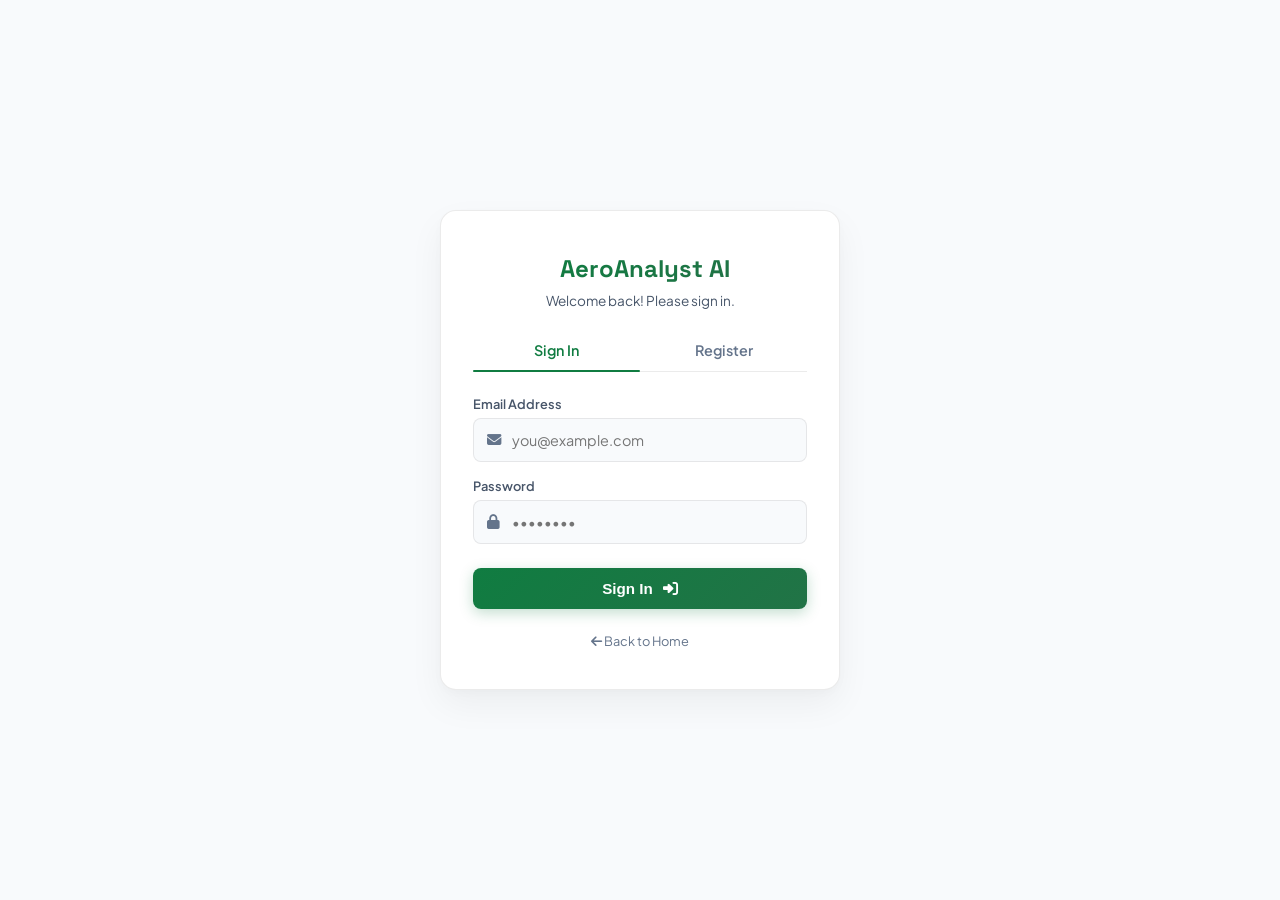
<file: public/auth.html>
<!DOCTYPE html>
<html lang="en">
<head>
    <meta charset="UTF-8">
    <meta name="viewport" content="width=device-width, initial-scale=1.0">
    <title>AeroAnalyst AI - Authentication</title>
    <!-- Google Fonts -->
    <link rel="preconnect" href="https://fonts.googleapis.com">
    <link rel="preconnect" href="https://fonts.gstatic.com" crossorigin>
    <link href="https://fonts.googleapis.com/css2?family=Plus+Jakarta+Sans:wght@300;400;500;600;700&family=Space+Grotesk:wght@500;700&display=swap" rel="stylesheet">
    <!-- FontAwesome for Icons -->
    <link rel="stylesheet" href="https://cdnjs.cloudflare.com/ajax/libs/font-awesome/6.4.0/css/all.min.css">
    
    <style>
        :root {
            --bg-dark: #f8fafc;
            --bg-card: #ffffff;
            --border-color: rgba(0, 0, 0, 0.08);
            --text-primary: #0f172a;
            --text-secondary: #475569;
            --text-muted: #64748b;
            --accent: #107c41;
            --accent-gradient: linear-gradient(135deg, #107c41 0%, #217346 100%);
            --accent-glow: rgba(16, 124, 65, 0.1);
            --font-sans: 'Plus Jakarta Sans', sans-serif;
            --font-display: 'Space Grotesk', sans-serif;
            --shadow-premium: 0 15px 35px rgba(0, 0, 0, 0.05), 0 3px 10px rgba(0, 0, 0, 0.02);
            --shadow-button: 0 4px 14px rgba(16, 124, 65, 0.25);
        }

        * {
            margin: 0;
            padding: 0;
            box-sizing: border-box;
        }

        body {
            background-color: var(--bg-dark);
            color: var(--text-primary);
            font-family: var(--font-sans);
            height: 100vh;
            display: flex;
            align-items: center;
            justify-content: center;
            overflow: hidden;
        }

        .auth-container {
            width: 100%;
            max-width: 440px;
            padding: 20px;
        }

        .auth-card {
            background: var(--bg-card);
            border: 1px solid var(--border-color);
            border-radius: 16px;
            padding: 40px 32px;
            box-shadow: var(--shadow-premium);
            position: relative;
            overflow: hidden;
            display: flex;
            flex-direction: column;
            gap: 24px;
        }

        .auth-header {
            text-align: center;
        }

        .logo {
            display: inline-flex;
            align-items: center;
            gap: 10px;
            font-family: var(--font-display);
            font-size: 1.5rem;
            font-weight: 700;
            text-decoration: none;
            background: var(--accent-gradient);
            -webkit-background-clip: text;
            -webkit-text-fill-color: transparent;
            margin-bottom: 8px;
        }

        .logo i {
            background: var(--accent-gradient);
            -webkit-background-clip: text;
            -webkit-text-fill-color: transparent;
        }

        .auth-subtitle {
            font-size: 0.85rem;
            color: var(--text-secondary);
        }

        /* Tabs for toggle */
        .auth-tabs {
            display: flex;
            border-bottom: 1px solid var(--border-color);
            padding-bottom: 4px;
        }

        .auth-tab {
            flex: 1;
            text-align: center;
            padding: 8px 0;
            font-size: 0.9rem;
            font-weight: 600;
            color: var(--text-muted);
            cursor: pointer;
            transition: all 0.2s ease;
            position: relative;
        }

        .auth-tab.active {
            color: var(--accent);
        }

        .auth-tab.active::after {
            content: '';
            position: absolute;
            bottom: -5px;
            left: 0;
            right: 0;
            height: 2px;
            background: var(--accent);
            border-radius: 2px;
        }

        /* Form styling */
        form {
            display: flex;
            flex-direction: column;
            gap: 16px;
        }

        .form-group {
            display: flex;
            flex-direction: column;
            gap: 6px;
        }

        label {
            font-size: 0.8rem;
            font-weight: 600;
            color: var(--text-secondary);
        }

        .input-wrapper {
            position: relative;
            display: flex;
            align-items: center;
        }

        .input-wrapper i {
            position: absolute;
            left: 14px;
            color: var(--text-muted);
            font-size: 0.9rem;
        }

        input {
            width: 100%;
            padding: 12px 14px 12px 38px;
            border-radius: 8px;
            border: 1px solid var(--border-color);
            background-color: var(--bg-dark);
            color: var(--text-primary);
            font-family: var(--font-sans);
            font-size: 0.9rem;
            outline: none;
            transition: all 0.2s ease;
        }

        input:focus {
            border-color: var(--accent);
            box-shadow: 0 0 0 3px var(--accent-glow);
            background-color: white;
        }

        .submit-btn {
            display: inline-flex;
            align-items: center;
            justify-content: center;
            gap: 10px;
            padding: 12px;
            border-radius: 8px;
            background: var(--accent-gradient);
            color: white;
            border: none;
            font-weight: 600;
            font-size: 0.95rem;
            cursor: pointer;
            box-shadow: var(--shadow-button);
            transition: transform 0.1s ease, box-shadow 0.2s ease;
            margin-top: 8px;
        }

        .submit-btn:hover {
            box-shadow: 0 6px 18px rgba(16, 124, 65, 0.35);
        }

        .submit-btn:active {
            transform: scale(0.98);
        }

        .submit-btn:disabled {
            opacity: 0.6;
            cursor: not-allowed;
            box-shadow: none;
        }

        /* Error/Success Alert Box */
        .alert-box {
            padding: 12px;
            border-radius: 8px;
            font-size: 0.8rem;
            display: none;
            align-items: center;
            gap: 8px;
            font-weight: 500;
        }

        .alert-box.error {
            background-color: #fef2f2;
            border: 1px solid #fee2e2;
            color: #ef4444;
            display: flex;
        }

        .alert-box.success {
            background-color: #ecfdf5;
            border: 1px solid #d1fae5;
            color: #10b981;
            display: flex;
        }

        .back-home {
            text-align: center;
            font-size: 0.8rem;
        }

        .back-home a {
            color: var(--text-muted);
            text-decoration: none;
            transition: color 0.2s;
        }

        .back-home a:hover {
            color: var(--text-primary);
        }
    </style>
</head>
<body>

    <div class="auth-container">
        <div class="auth-card">
            
            <div class="auth-header">
                <a href="/" class="logo">
                    <i class="fa-solid fa-chart-line-up"></i>
                    <span>AeroAnalyst AI</span>
                </a>
                <div class="auth-subtitle" id="auth-subtitle">Welcome back! Please sign in.</div>
            </div>

            <!-- Login / Signup tabs -->
            <div class="auth-tabs">
                <div class="auth-tab active" id="tab-login" onclick="switchTab('login')">Sign In</div>
                <div class="auth-tab" id="tab-signup" onclick="switchTab('signup')">Register</div>
            </div>

            <!-- Alert box -->
            <div class="alert-box" id="alert-box"></div>

            <!-- Login Form -->
            <form id="login-form" onsubmit="handleLogin(event)">
                <div class="form-group">
                    <label for="login-email">Email Address</label>
                    <div class="input-wrapper">
                        <i class="fa-solid fa-envelope"></i>
                        <input type="email" id="login-email" required placeholder="you@example.com">
                    </div>
                </div>
                <div class="form-group">
                    <label for="login-password">Password</label>
                    <div class="input-wrapper">
                        <i class="fa-solid fa-lock"></i>
                        <input type="password" id="login-password" required placeholder="••••••••">
                    </div>
                </div>
                <button type="submit" class="submit-btn" id="login-submit">
                    <span>Sign In</span>
                    <i class="fa-solid fa-right-to-bracket"></i>
                </button>
            </form>

            <!-- Signup Form (Hidden initially) -->
            <form id="signup-form" onsubmit="handleSignup(event)" style="display: none;">
                <div class="form-group">
                    <label for="signup-name">Full Name</label>
                    <div class="input-wrapper">
                        <i class="fa-solid fa-user"></i>
                        <input type="text" id="signup-name" required placeholder="John Doe">
                    </div>
                </div>
                <div class="form-group">
                    <label for="signup-email">Email Address</label>
                    <div class="input-wrapper">
                        <i class="fa-solid fa-envelope"></i>
                        <input type="email" id="signup-email" required placeholder="you@example.com">
                    </div>
                </div>
                <div class="form-group">
                    <label for="signup-password">Password</label>
                    <div class="input-wrapper">
                        <i class="fa-solid fa-lock"></i>
                        <input type="password" id="signup-password" required placeholder="Choose a secure password">
                    </div>
                </div>
                <button type="submit" class="submit-btn" id="signup-submit">
                    <span>Create Account</span>
                    <i class="fa-solid fa-user-plus"></i>
                </button>
            </form>

            <div class="back-home">
                <a href="/"><i class="fa-solid fa-arrow-left"></i> Back to Home</a>
            </div>

        </div>
    </div>

    <script>
        let currentMode = 'login';

        function switchTab(mode) {
            currentMode = mode;
            
            const loginForm = document.getElementById('login-form');
            const signupForm = document.getElementById('signup-form');
            const tabLogin = document.getElementById('tab-login');
            const tabSignup = document.getElementById('tab-signup');
            const subtitle = document.getElementById('auth-subtitle');
            const alertBox = document.getElementById('alert-box');
            
            // Clear alert
            alertBox.className = 'alert-box';
            alertBox.style.display = 'none';

            if (mode === 'login') {
                loginForm.style.display = 'flex';
                signupForm.style.display = 'none';
                tabLogin.classList.add('active');
                tabSignup.classList.remove('active');
                subtitle.innerText = 'Welcome back! Please sign in.';
            } else {
                loginForm.style.display = 'none';
                signupForm.style.display = 'flex';
                tabLogin.classList.remove('active');
                tabSignup.classList.add('active');
                subtitle.innerText = 'Create your secure analyst account.';
            }
        }

        function showAlert(type, message) {
            const alertBox = document.getElementById('alert-box');
            alertBox.style.display = 'flex';
            alertBox.className = `alert-box ${type}`;
            
            const icon = type === 'error' 
                ? '<i class="fa-solid fa-circle-exclamation"></i>' 
                : '<i class="fa-solid fa-circle-check"></i>';
                
            alertBox.innerHTML = `${icon} <span>${message}</span>`;
        }

        async function handleLogin(e) {
            e.preventDefault();
            const email = document.getElementById('login-email').value;
            const password = document.getElementById('login-password').value;
            const submitBtn = document.getElementById('login-submit');

            submitBtn.disabled = true;
            submitBtn.innerHTML = '<span>Signing In...</span> <i class="fa-solid fa-circle-notch fa-spin"></i>';

            try {
                const response = await fetch('/api/auth/login', {
                    method: 'POST',
                    headers: { 'Content-Type': 'application/json' },
                    body: JSON.stringify({ email, password })
                });

                const data = await response.json();

                if (!response.ok) {
                    throw new Error(data.detail || 'Login failed');
                }

                showAlert('success', 'Authenticated successfully! Redirecting...');
                setTimeout(() => {
                    window.location.href = '/workspace';
                }, 1000);
            } catch (err) {
                showAlert('error', err.message);
                submitBtn.disabled = false;
                submitBtn.innerHTML = '<span>Sign In</span> <i class="fa-solid fa-right-to-bracket"></i>';
            }
        }

        async function handleSignup(e) {
            e.preventDefault();
            const name = document.getElementById('signup-name').value;
            const email = document.getElementById('signup-email').value;
            const password = document.getElementById('signup-password').value;
            const submitBtn = document.getElementById('signup-submit');

            submitBtn.disabled = true;
            submitBtn.innerHTML = '<span>Registering...</span> <i class="fa-solid fa-circle-notch fa-spin"></i>';

            try {
                const response = await fetch('/api/auth/signup', {
                    method: 'POST',
                    headers: { 'Content-Type': 'application/json' },
                    body: JSON.stringify({ name, email, password })
                });

                const data = await response.json();

                if (!response.ok) {
                    throw new Error(data.detail || 'Registration failed');
                }

                showAlert('success', 'Account created! Please sign in.');
                setTimeout(() => {
                    switchTab('login');
                    document.getElementById('login-email').value = email;
                }, 1500);
            } catch (err) {
                showAlert('error', err.message);
                submitBtn.disabled = false;
                submitBtn.innerHTML = '<span>Create Account</span> <i class="fa-solid fa-user-plus"></i>';
            }
        }
    </script>
</body>
</html>
</file>
